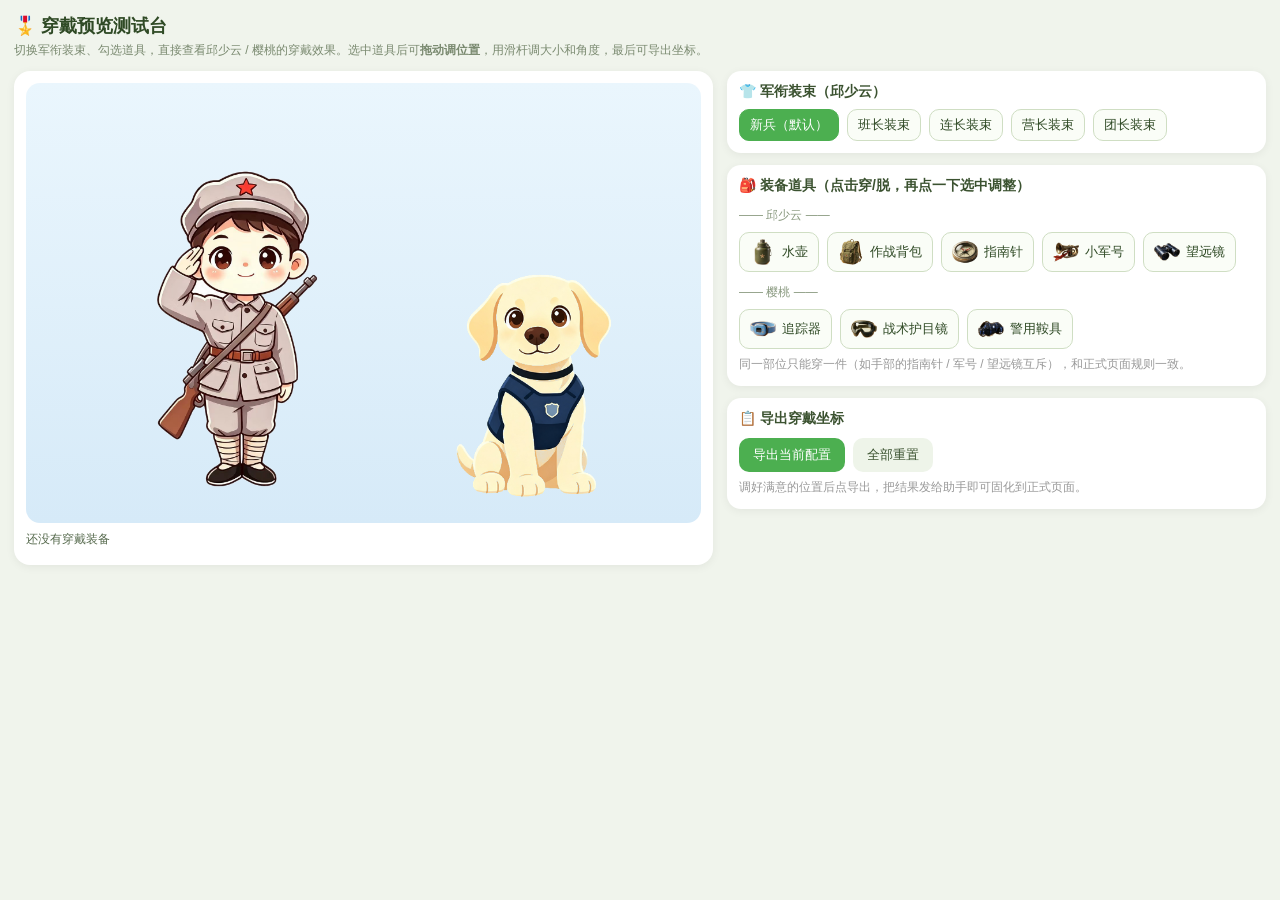
<file: preview.html>
<!DOCTYPE html>
<html lang="zh-CN">
<head>
<meta charset="UTF-8">
<meta name="viewport" content="width=device-width, initial-scale=1.0">
<title>穿戴预览测试台 · 营地物资站</title>
<style>
  * { box-sizing: border-box; margin: 0; padding: 0; -webkit-tap-highlight-color: transparent; }
  body {
    font-family: "PingFang SC", "Microsoft YaHei", sans-serif;
    background: #f0f4ec; color: #2f4a25; padding: 14px;
  }
  h1 { font-size: 18px; margin-bottom: 4px; }
  .sub { font-size: 12px; color: #7a8a70; margin-bottom: 12px; }
  .layout { display: flex; gap: 14px; flex-wrap: wrap; align-items: flex-start; }

  /* ===== 舞台 ===== */
  .stage-card { flex: 1 1 480px; min-width: 340px; background: #fff; border-radius: 16px; padding: 12px; box-shadow: 0 2px 10px rgba(0,0,0,.06); }
  .stage {
    position: relative; width: 100%; height: 440px; border-radius: 14px; overflow: hidden;
    background: linear-gradient(180deg, #EAF6FD 0%, #D6EAF8 100%);
    user-select: none; touch-action: none;
  }
  .char { position: absolute; bottom: 3%; }
  .char > img.base { display: block; height: 100%; width: auto; pointer-events: none; }
  #qiaoBox { left: 6%; height: 84%; }
  #cherryBox { right: 5%; height: 58%; }

  .overlay {
    position: absolute; cursor: grab; transform-origin: center center;
  }
  .overlay img { display: block; width: 100%; height: auto; pointer-events: none; filter: drop-shadow(0 2px 3px rgba(0,0,0,.18)); }
  .overlay.sel { outline: 2px dashed #ff9800; outline-offset: 2px; border-radius: 6px; }
  .overlay.behind { z-index: 0; }
  .char > img.base { position: relative; z-index: 1; }
  .overlay.front { z-index: 2; }

  .worn-bar { margin-top: 8px; font-size: 12px; color: #55694c; min-height: 22px; }
  .worn-chip { display: inline-block; background: #e8f3e0; border-radius: 20px; padding: 2px 10px; margin: 2px 4px 2px 0; }

  /* ===== 控制面板 ===== */
  .panel { flex: 1 1 320px; min-width: 300px; display: flex; flex-direction: column; gap: 12px; }
  .card { background: #fff; border-radius: 14px; padding: 12px; box-shadow: 0 2px 10px rgba(0,0,0,.06); }
  .card h2 { font-size: 14px; margin-bottom: 8px; color: #3b5230; }
  .chips { display: flex; flex-wrap: wrap; gap: 8px; }
  .chip {
    border: 1.5px solid #cfdec3; border-radius: 10px; padding: 6px 10px; font-size: 13px;
    cursor: pointer; background: #fafdf7; display: flex; align-items: center; gap: 6px; transition: all .15s;
  }
  .chip img { width: 26px; height: 26px; object-fit: contain; }
  .chip.on { background: #4caf50; border-color: #4caf50; color: #fff; }
  .chip.sel-chip { box-shadow: 0 0 0 2px #ff9800; }
  .group-tag { width: 100%; font-size: 12px; color: #8a9a80; margin: 4px 0 0; }

  .sliders label { display: block; font-size: 12px; color: #55694c; margin: 8px 0 2px; }
  .sliders input[type=range] { width: 100%; }
  .sliders .val { float: right; color: #999; }
  .btn-row { display: flex; gap: 8px; margin-top: 10px; flex-wrap: wrap; }
  button {
    border: none; border-radius: 10px; padding: 8px 14px; font-size: 13px; cursor: pointer;
    background: #4caf50; color: #fff;
  }
  button.ghost { background: #eef4e9; color: #3b5230; }
  textarea { width: 100%; height: 120px; margin-top: 8px; font-size: 11px; font-family: Consolas, monospace; border: 1px solid #dde7d5; border-radius: 8px; padding: 8px; display: none; }
  .tip { font-size: 12px; color: #999; margin-top: 6px; line-height: 1.6; }
</style>
</head>
<body>
  <h1>🎖️ 穿戴预览测试台</h1>
  <div class="sub">切换军衔装束、勾选道具，直接查看邱少云 / 樱桃的穿戴效果。选中道具后可<b>拖动调位置</b>，用滑杆调大小和角度，最后可导出坐标。</div>

  <div class="layout">
    <div class="stage-card">
      <div class="stage" id="stage">
        <div class="char" id="qiaoBox">
          <img class="base" id="qiaoImg" src="img/qiaoqiao.png" alt="邱少云">
        </div>
        <div class="char" id="cherryBox">
          <img class="base" src="images/cherry.png" alt="樱桃">
        </div>
      </div>
      <div class="worn-bar" id="wornBar">还没有穿戴装备</div>
    </div>

    <div class="panel">
      <div class="card">
        <h2>👕 军衔装束（邱少云）</h2>
        <div class="chips" id="skinChips"></div>
      </div>

      <div class="card">
        <h2>🎒 装备道具（点击穿/脱，再点一下选中调整）</h2>
        <div class="chips" id="equipChips"></div>
        <div class="tip">同一部位只能穿一件（如手部的指南针 / 军号 / 望远镜互斥），和正式页面规则一致。</div>
      </div>

      <div class="card sliders" id="adjCard" style="display:none">
        <h2>🔧 调整选中道具：<span id="adjName"></span></h2>
        <label>大小 <span class="val" id="wVal"></span></label>
        <input type="range" id="wRange" min="8" max="80" step="1">
        <label>旋转 <span class="val" id="rVal"></span></label>
        <input type="range" id="rRange" min="-90" max="90" step="1">
        <label><input type="checkbox" id="behindChk"> 放到角色身后（如背包）</label>
        <div class="tip">💡 在左边舞台上直接拖动道具即可改位置。</div>
      </div>

      <div class="card">
        <h2>📋 导出穿戴坐标</h2>
        <div class="btn-row">
          <button id="exportBtn">导出当前配置</button>
          <button class="ghost" id="resetBtn">全部重置</button>
        </div>
        <textarea id="exportBox" readonly></textarea>
        <div class="tip">调好满意的位置后点导出，把结果发给助手即可固化到正式页面。</div>
      </div>
    </div>
  </div>

<script>
// ===== 数据（与 store.js 保持一致）=====
const SKINS = [
  { id: '', name: '新兵（默认）', img: 'img/qiaoqiao.png' },
  { id: 'skin_1', name: '班长装束', img: 'img/skin_1.png' },
  { id: 'skin_2', name: '连长装束', img: 'img/skin_2.png' },
  { id: 'skin_3', name: '营长装束', img: 'img/skin_3.png' },
  { id: 'skin_4', name: '团长装束', img: 'img/skin_4.png' }
];
const EQUIPS = [
  { id: 'waterBottle', name: '水壶',      slot: 'qiaoWaist',  who: 'qiao',   img: 'img/items/water_bottle.png' },
  { id: 'backpack',   name: '作战背包',   slot: 'qiaoBack',   who: 'qiao',   img: 'img/items/backpack.png' },
  { id: 'compass',    name: '指南针',     slot: 'qiaoHand',   who: 'qiao',   img: 'img/items/compass.png' },
  { id: 'bugle',      name: '小军号',     slot: 'qiaoHand',   who: 'qiao',   img: 'img/items/bugle.png' },
  { id: 'telescope',  name: '望远镜',     slot: 'qiaoHand',   who: 'qiao',   img: 'img/items/telescope.png' },
  { id: 'tracker',    name: '追踪器',     slot: 'cherryNeck', who: 'cherry', img: 'img/items/tracker.png' },
  { id: 'goggles',    name: '战术护目镜', slot: 'cherryEye',  who: 'cherry', img: 'img/items/goggles.png' },
  { id: 'saddle',     name: '警用鞍具',   slot: 'cherryBody', who: 'cherry', img: 'img/items/saddle.png' }
];
// 默认位置：x/y 为道具中心在角色框内的百分比，w 为宽度占角色框宽度的百分比
const DEFAULT_POS = {
  waterBottle: { x: 59, y: 69, w: 19, rot: -10, behind: false },
  backpack:    { x: 40, y: 51, w: 33, rot: -7,  behind: true  },
  compass:     { x: 60, y: 68, w: 9,  rot: 27,  behind: false },
  bugle:       { x: 52, y: 68, w: 29, rot: -25, behind: false },
  telescope:   { x: 52, y: 37, w: 24, rot: 5,   behind: false },
  tracker:     { x: 44, y: 86, w: 16, rot: -13, behind: false },
  goggles:     { x: 50, y: 25, w: 29, rot: -14, behind: false },
  saddle:      { x: 87, y: 70, w: 42, rot: 4,   behind: true  }
};

const state = {
  skin: '',
  worn: {},                       // id -> true
  pos: JSON.parse(JSON.stringify(DEFAULT_POS)),
  selected: null
};

const $ = s => document.querySelector(s);
const qiaoBox = $('#qiaoBox'), cherryBox = $('#cherryBox');

// ===== 渲染皮肤选择 =====
function renderSkins() {
  $('#skinChips').innerHTML = SKINS.map(s =>
    `<div class="chip ${state.skin === s.id ? 'on' : ''}" data-skin="${s.id}">${s.name}</div>`
  ).join('');
}
$('#skinChips').addEventListener('click', e => {
  const c = e.target.closest('[data-skin]'); if (!c) return;
  state.skin = c.dataset.skin;
  $('#qiaoImg').src = state.skin ? ('img/' + state.skin + '.png') : 'img/qiaoqiao.png';
  renderSkins();
});

// ===== 渲染道具 chips =====
function renderChips() {
  const groups = [['qiao', '—— 邱少云 ——'], ['cherry', '—— 樱桃 ——']];
  let h = '';
  groups.forEach(([who, tag]) => {
    h += `<div class="group-tag">${tag}</div>`;
    EQUIPS.filter(e => e.who === who).forEach(e => {
      const on = !!state.worn[e.id];
      const sel = state.selected === e.id;
      h += `<div class="chip ${on ? 'on' : ''} ${sel ? 'sel-chip' : ''}" data-eq="${e.id}">
              <img src="${e.img}" alt="">${e.name}</div>`;
    });
  });
  $('#equipChips').innerHTML = h;
}
$('#equipChips').addEventListener('click', e => {
  const c = e.target.closest('[data-eq]'); if (!c) return;
  const id = c.dataset.eq;
  const eq = EQUIPS.find(x => x.id === id);
  if (!state.worn[id]) {
    // 穿上：同部位互斥
    EQUIPS.forEach(o => { if (o.slot === eq.slot) delete state.worn[o.id]; });
    state.worn[id] = true;
    state.selected = id;
  } else if (state.selected !== id) {
    state.selected = id;          // 已穿 → 第二次点击选中
  } else {
    delete state.worn[id];        // 已选中 → 再点脱下
    state.selected = null;
  }
  renderAll();
});

// ===== 渲染舞台叠加 =====
function renderOverlays() {
  document.querySelectorAll('.overlay').forEach(n => n.remove());
  EQUIPS.forEach(eq => {
    if (!state.worn[eq.id]) return;
    const box = eq.who === 'qiao' ? qiaoBox : cherryBox;
    const p = state.pos[eq.id];
    const el = document.createElement('div');
    el.className = 'overlay ' + (p.behind ? 'behind' : 'front') + (state.selected === eq.id ? ' sel' : '');
    el.dataset.id = eq.id;
    el.style.width = p.w + '%';
    el.style.left = p.x + '%';
    el.style.top = p.y + '%';
    el.style.transform = `translate(-50%,-50%) rotate(${p.rot}deg)`;
    el.innerHTML = `<img src="${eq.img}" alt="${eq.name}">`;
    box.appendChild(el);
  });
  // 穿戴条
  const names = EQUIPS.filter(e => state.worn[e.id]).map(e => `<span class="worn-chip">${e.name} ✔</span>`);
  $('#wornBar').innerHTML = names.length ? names.join('') : '还没有穿戴装备';
}

// ===== 调整面板 =====
function renderAdj() {
  const id = state.selected;
  if (!id || !state.worn[id]) { $('#adjCard').style.display = 'none'; return; }
  const eq = EQUIPS.find(x => x.id === id), p = state.pos[id];
  $('#adjCard').style.display = '';
  $('#adjName').textContent = eq.name;
  $('#wRange').value = p.w;  $('#wVal').textContent = p.w + '%';
  $('#rRange').value = p.rot; $('#rVal').textContent = p.rot + '°';
  $('#behindChk').checked = p.behind;
}
$('#wRange').addEventListener('input', e => {
  const p = state.pos[state.selected]; if (!p) return;
  p.w = +e.target.value; $('#wVal').textContent = p.w + '%'; renderOverlays();
});
$('#rRange').addEventListener('input', e => {
  const p = state.pos[state.selected]; if (!p) return;
  p.rot = +e.target.value; $('#rVal').textContent = p.rot + '°'; renderOverlays();
});
$('#behindChk').addEventListener('change', e => {
  const p = state.pos[state.selected]; if (!p) return;
  p.behind = e.target.checked; renderOverlays();
});

// ===== 拖动 =====
let drag = null;
$('#stage').addEventListener('pointerdown', e => {
  const ov = e.target.closest('.overlay'); if (!ov) return;
  const id = ov.dataset.id;
  state.selected = id; renderChips(); renderAdj(); renderOverlays();
  const box = EQUIPS.find(x => x.id === id).who === 'qiao' ? qiaoBox : cherryBox;
  drag = { id, box, rect: box.getBoundingClientRect() };
  e.preventDefault();
});
window.addEventListener('pointermove', e => {
  if (!drag) return;
  const p = state.pos[drag.id];
  p.x = Math.round(Math.min(120, Math.max(-20, (e.clientX - drag.rect.left) / drag.rect.width * 100)));
  p.y = Math.round(Math.min(120, Math.max(-20, (e.clientY - drag.rect.top) / drag.rect.height * 100)));
  renderOverlays();
});
window.addEventListener('pointerup', () => { drag = null; });

// ===== 导出 / 重置 =====
$('#exportBtn').addEventListener('click', () => {
  const out = { skin: state.skin || 'default', worn: Object.keys(state.worn), positions: {} };
  Object.keys(state.pos).forEach(k => { out.positions[k] = state.pos[k]; });
  const box = $('#exportBox');
  box.style.display = 'block';
  box.value = JSON.stringify(out, null, 2);
  box.select();
  try { document.execCommand('copy'); } catch (_) {}
});
$('#resetBtn').addEventListener('click', () => {
  state.worn = {}; state.selected = null;
  state.pos = JSON.parse(JSON.stringify(DEFAULT_POS));
  $('#exportBox').style.display = 'none';
  renderAll();
});

function renderAll() { renderSkins(); renderChips(); renderOverlays(); renderAdj(); }
renderAll();
</script>
</body>
</html>
</file>
